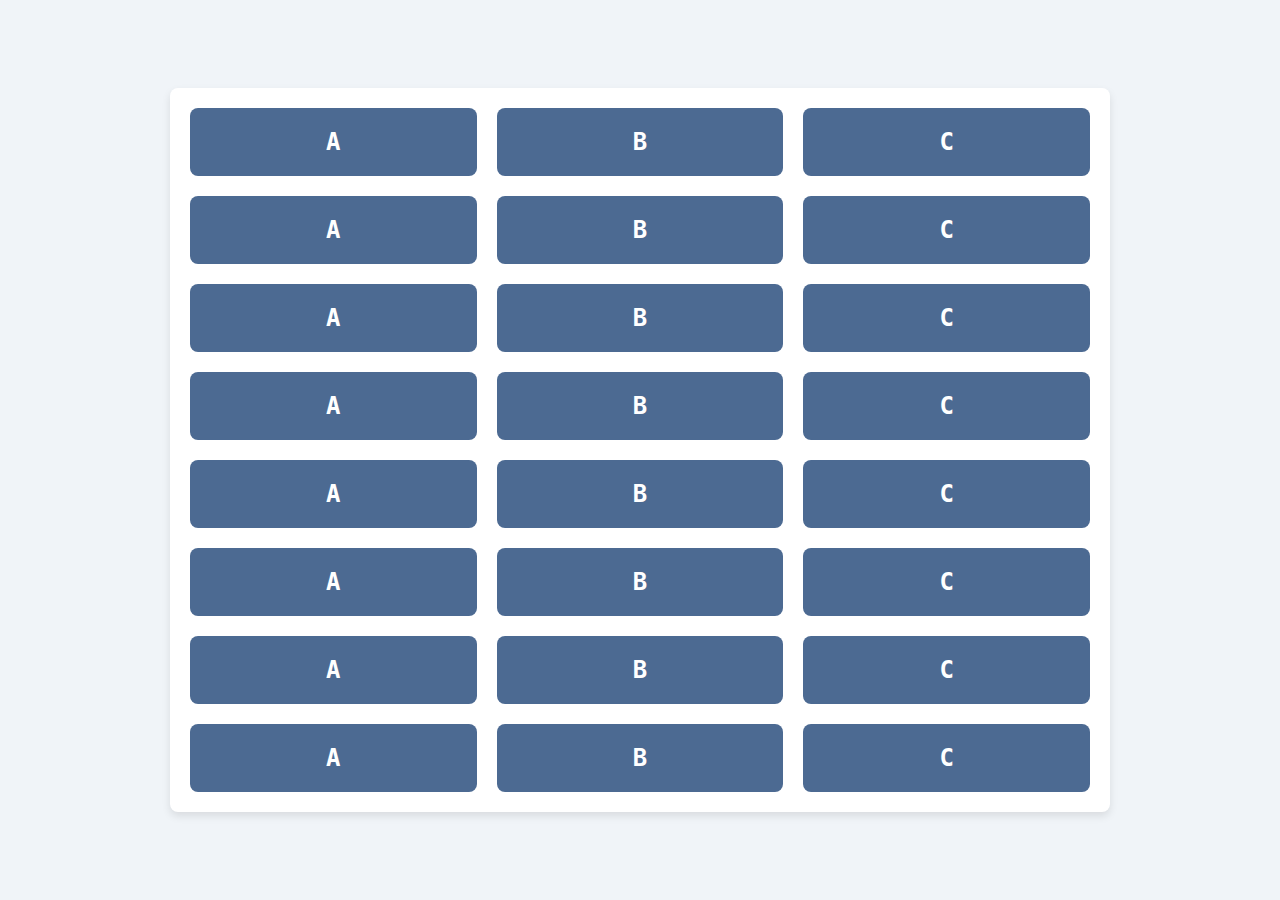
<file: CSS/index.html>
<!DOCTYPE html>
<html lang="es">
<head>
  <meta charset="UTF-8">
  <meta name="viewport" content="width=device-width, initial-scale=1.0">
  <title>Display Block</title>
  <link rel="stylesheet" href="style.css">
</head>
<body>
    <div class="flex-container">
        <div class="flex-item">A</div>
        <div class="flex-item">B</div>
        <div class="flex-item">C</div>
        
        <div class="flex-item">A</div>
        <div class="flex-item">B</div>
        <div class="flex-item">C</div>
        
        <div class="flex-item">A</div>
        <div class="flex-item">B</div>
        <div class="flex-item">C</div>
        
        <div class="flex-item">A</div>
        <div class="flex-item">B</div>
        <div class="flex-item">C</div>
        
        <div class="flex-item">A</div>
        <div class="flex-item">B</div>
        <div class="flex-item">C</div>
        
        <div class="flex-item">A</div>
        <div class="flex-item">B</div>
        <div class="flex-item">C</div>
        
        <div class="flex-item">A</div>
        <div class="flex-item">B</div>
        <div class="flex-item">C</div>
        
        <div class="flex-item">A</div>
        <div class="flex-item">B</div>
        <div class="flex-item">C</div>
    </div>
</body>
</html>
</file>
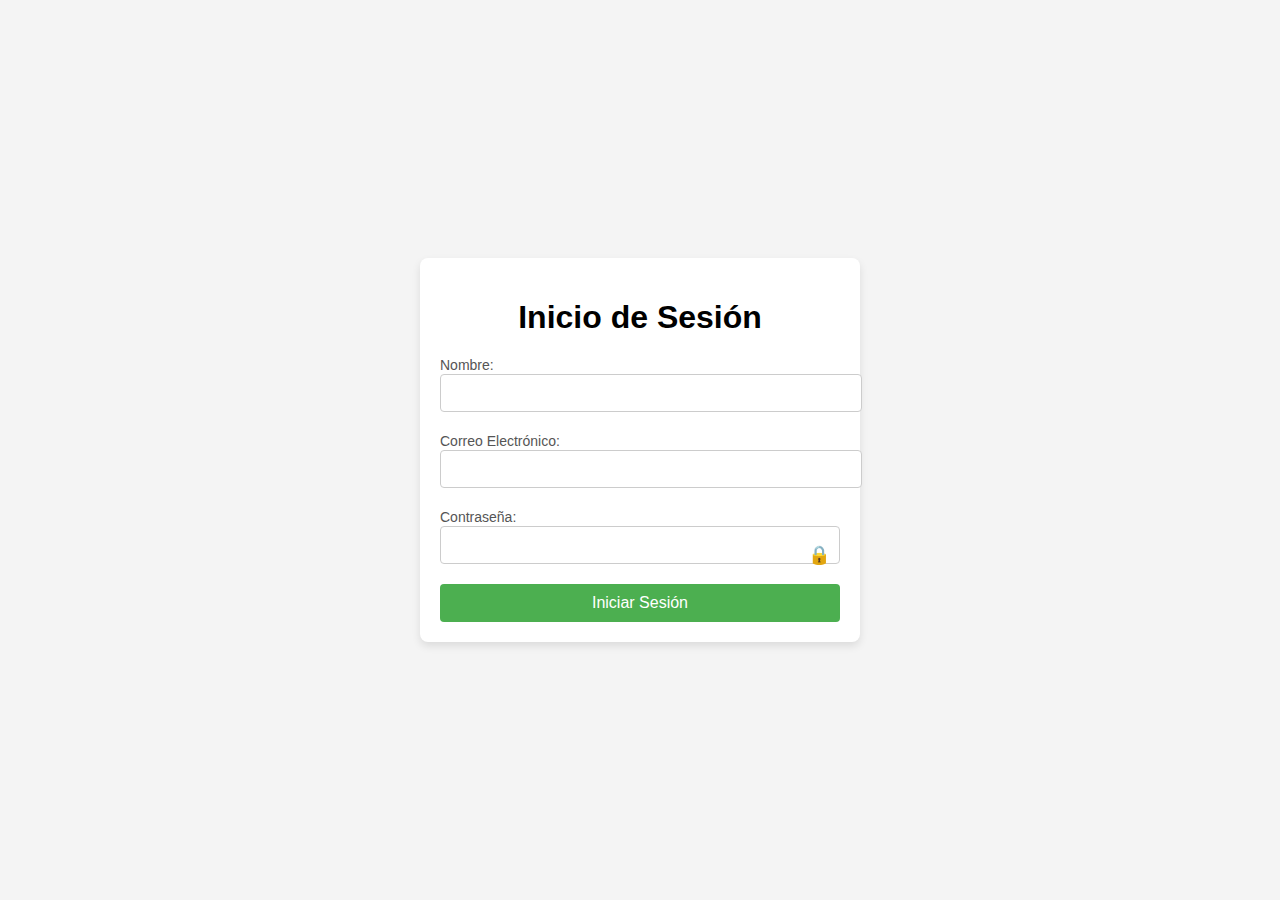
<file: HTML5/index.html>
<!DOCTYPE html>
<html lang="es">
<head>
    <meta charset="UTF-8">
    <meta name="viewport" content="width=device-width, initial-scale=1.0">
    <title>Inicio de Sesión</title>
    <style>
        /* Estilos generales */
        body {
            font-family: Arial, sans-serif;
            background: #f4f4f4;
            margin: 0;
            display: flex;
            justify-content: center;
            align-items: center;
            height: 100vh;
        }
        form {
            background: white;
            padding: 20px;
            border-radius: 8px;
            box-shadow: 0 4px 8px rgba(0, 0, 0, 0.1);
            width: 100%;
            max-width: 400px;
        }
        h1 {
            text-align: center;
            margin-bottom: 20px;
        }
        label {
            font-size: 14px;
            color: #555;
        }
        input[type="text"], input[type="email"], input[type="password"] {
            width: 100%;
            padding: 10px;
            margin-bottom: 20px;
            border: 1px solid #ccc;
            border-radius: 4px;
            font-size: 14px;
        }
        .password-container {
            display: flex;
            align-items: center;
            position: relative;
        }
        .password-container input {
            flex: 1;
            padding-right: 30px; /* Espacio para el icono */
        }
        .password-container span {
            position: absolute;
            right: 10px;
            cursor: pointer;
            font-size: 18px;
            color: #888;
        }
        input[type="submit"] {
            width: 100%;
            padding: 10px;
            background-color: #4CAF50;
            border: none;
            border-radius: 4px;
            color: white;
            font-size: 16px;
            cursor: pointer;
        }
        input[type="submit"]:hover {
            background-color: #45a049;
        }
    </style>
</head>
<body>
    <form onsubmit="return validarFormulario(event)">
        <h1>Inicio de Sesión</h1>
        <label for="nombre">Nombre:</label>
        <input type="text" id="nombre" required>
        <label for="email">Correo Electrónico:</label>
        <input type="email" id="email" required>
        <label for="password">Contraseña:</label>
        <div class="password-container">
            <input type="password" id="password" required>
            <span onclick="togglePassword()">🔒</span> <!-- Icono de mostrar contraseña -->
        </div>
        <input type="submit" value="Iniciar Sesión">
    </form>

    <script>
        function togglePassword() {
            const passwordInput = document.getElementById("password");
            const icon = document.querySelector(".password-container span");

            passwordInput.type = (passwordInput.type === "password") ? "text" : "password";
            icon.textContent = (passwordInput.type === "password") ? "🔒" : "👁️"; // Cambia entre candado y ojo
        }

        function validarFormulario(event) {
            event.preventDefault();

            const nombre = document.getElementById("nombre").value;
            const email = document.getElementById("email").value;
            const password = document.getElementById("password").value;

            const correctCredentials = {
                nombre: "jesus hernandez",
                email: "jesus_hg04@outlook.com",
                password: "Elprofedanteeselmejor"
            };

            if (nombre === correctCredentials.nombre && email === correctCredentials.email && password === correctCredentials.password) {
                alert("¡Autenticación exitosa! Bienvenido.");
            } else {
                alert("Credenciales incorrectas. Inténtalo de nuevo.");
            }
        }
    </script>
</body>
</html>
</file>
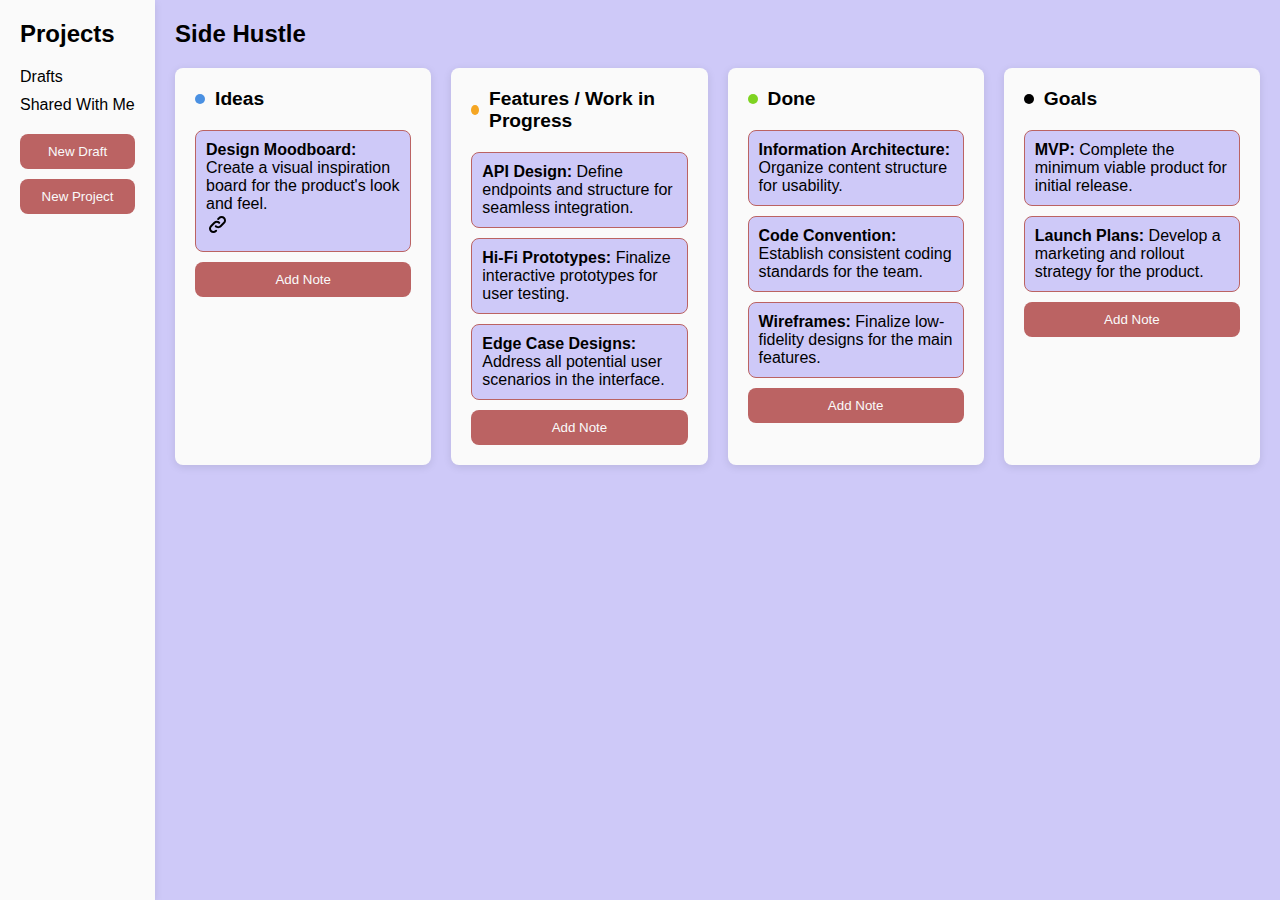
<file: Web/index.html>
<!DOCTYPE html>
<html lang="en">
<head>
  <meta charset="UTF-8">
  <meta name="viewport" content="width=device-width, initial-scale=1.0">
  <title>Dashboard</title>
  <link rel="stylesheet" href="styles.css"> 
</head>
<body>

  <aside class="sidebar">
    <h2>Projects</h2>
    <ul>
      <li>Drafts</li>
      <li>Shared With Me</li>
    </ul>
    <button>New Draft</button>
    <button>New Project</button>
  </aside>

  <div class="main">
    <header>
      <h1>Side Hustle</h1>
    </header>

    <div class="board">

      <div class="column">
        <h3><span class="dot blue"></span>Ideas</h3>
        <div class="note">
          <p><strong>Design Moodboard:</strong> Create a visual inspiration board for the product's look and feel.</p>
          <img src="../Web/assets/icons/user/link.svg">
        </div>
        <button>Add Note</button>
      </div>

      <div class="column">
        <h3><span class="dot yellow"></span>Features / Work in Progress</h3>
        <div class="note">
          <p><strong>API Design:</strong> Define endpoints and structure for seamless integration.</p>
        </div>
        <div class="note">
          <p><strong>Hi-Fi Prototypes:</strong> Finalize interactive prototypes for user testing.</p>
        </div>
        <div class="note">
          <p><strong>Edge Case Designs:</strong> Address all potential user scenarios in the interface.</p>
        </div>
        <button>Add Note</button>
      </div>

      <div class="column">
        <h3><span class="dot green"></span>Done</h3>
        <div class="note">
          <p><strong>Information Architecture:</strong> Organize content structure for usability.</p>
        </div>
        <div class="note">
          <p><strong>Code Convention:</strong> Establish consistent coding standards for the team.</p>
        </div>
        <div class="note">
          <p><strong>Wireframes:</strong> Finalize low-fidelity designs for the main features.</p>
        </div>
        <button>Add Note</button>
      </div>

      <div class="column">
        <h3><span class="dot black"></span>Goals</h3>
        <div class="note">
          <p><strong>MVP:</strong> Complete the minimum viable product for initial release.</p>
        </div>
        <div class="note">
          <p><strong>Launch Plans:</strong> Develop a marketing and rollout strategy for the product.</p>
        </div>
        <button>Add Note</button>
      </div>
    </div>
  </div>
</body>
</html>
</file>
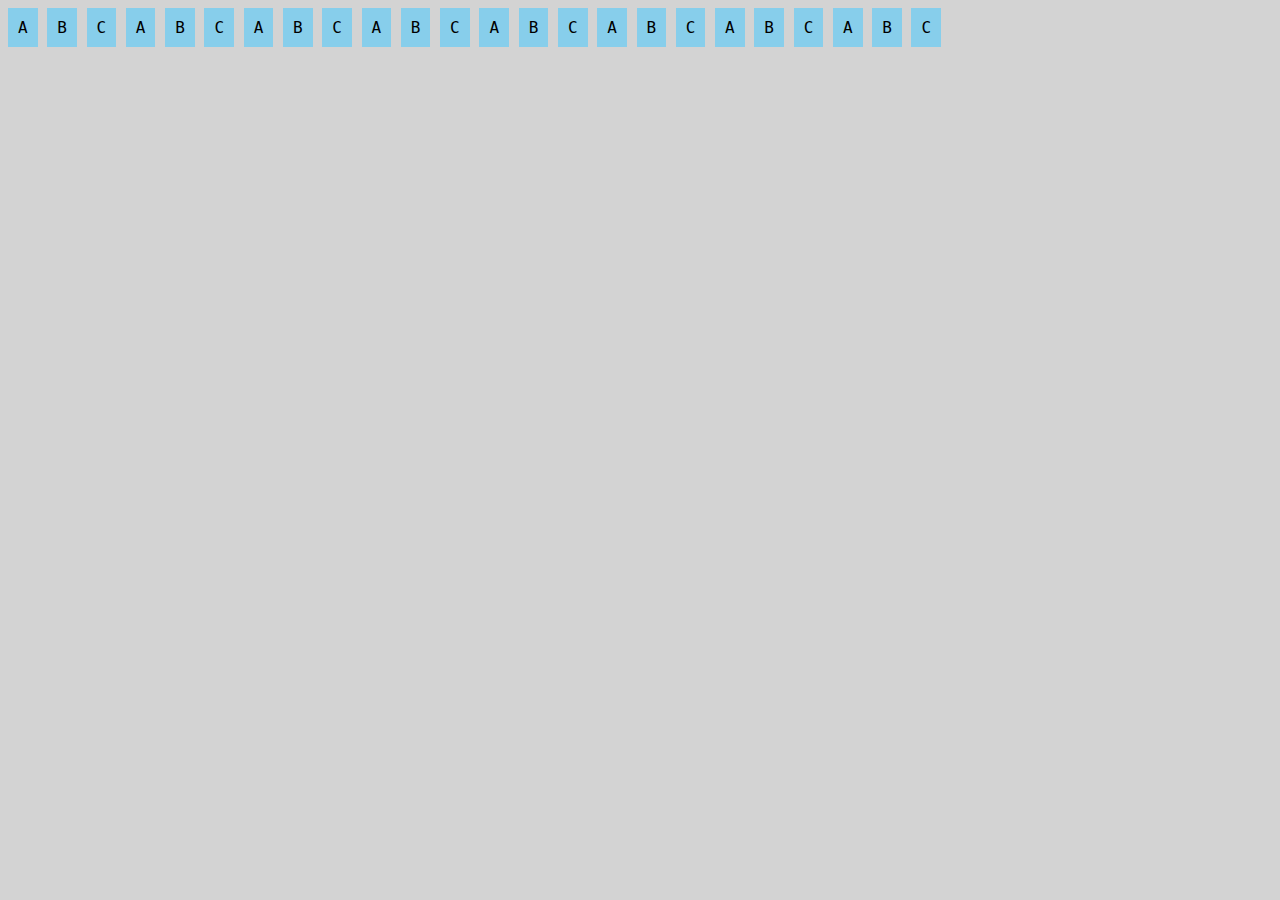
<file: Curso-HTML--CSS-Y-JavaScript-main/CSS/index.html>
<!DOCTYPE html>
<html lang="es">
<head>
  <meta charset="UTF-8">
  <meta name="viewport" content="width=device-width, initial-scale=1.0">
  <title>Display Block</title>
  <link rel="stylesheet" href="style.css">
</head>
<body class="block">
    <div class="flex-container">
        <div class="flex-item">A</div>
        <div class="flex-item">B</div>
        <div class="flex-item">C</div>
        
        <div class="flex-item">A</div>
        <div class="flex-item">B</div>
        <div class="flex-item">C</div>
        
        <div class="flex-item">A</div>
        <div class="flex-item">B</div>
        <div class="flex-item">C</div>
        
        <div class="flex-item">A</div>
        <div class="flex-item">B</div>
        <div class="flex-item">C</div>
        
        <div class="flex-item">A</div>
        <div class="flex-item">B</div>
        <div class="flex-item">C</div>
        
        <div class="flex-item">A</div>
        <div class="flex-item">B</div>
        <div class="flex-item">C</div>
        
        <div class="flex-item">A</div>
        <div class="flex-item">B</div>
        <div class="flex-item">C</div>
        
        <div class="flex-item">A</div>
        <div class="flex-item">B</div>
        <div class="flex-item">C</div>
      </div>
</body>
</html>
</file>
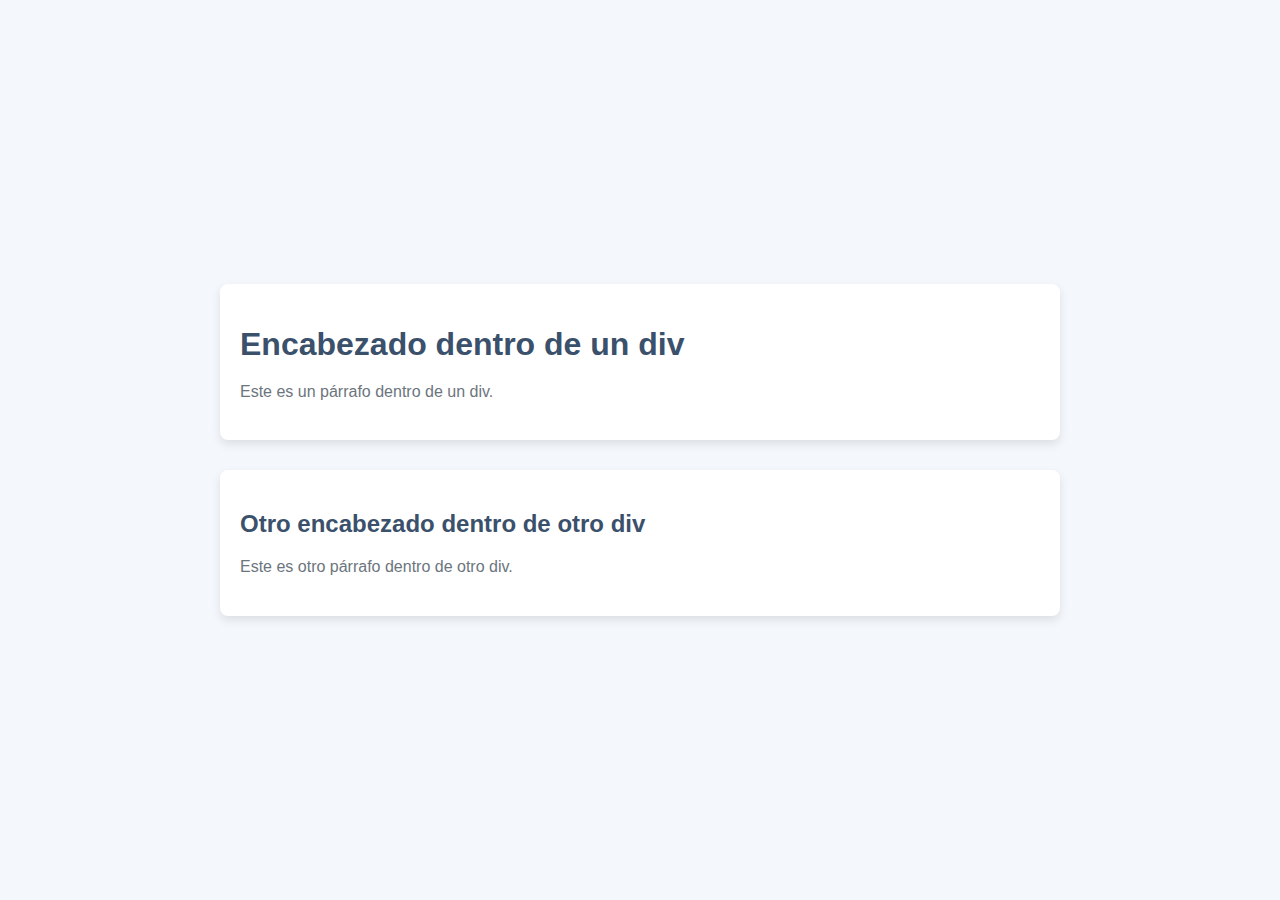
<file: HTML5/Ejemplos/divs.html>
<!DOCTYPE html>
<html lang="es">
<head>
    <meta charset="UTF-8">
    <meta name="viewport" content="width=device-width, initial-scale=1.0">
    <title>Ejemplo de uso de div</title>
    <link rel="stylesheet" href="styles3.css">
</head>
<body>
    <div class="content-box">
        <h1>Encabezado dentro de un div</h1>
        <p>Este es un párrafo dentro de un div.</p>
    </div>
    
    <div class="content-box">
        <h2>Otro encabezado dentro de otro div</h2>
        <p>Este es otro párrafo dentro de otro div.</p>
    </div>
</body>
</html>
</file>
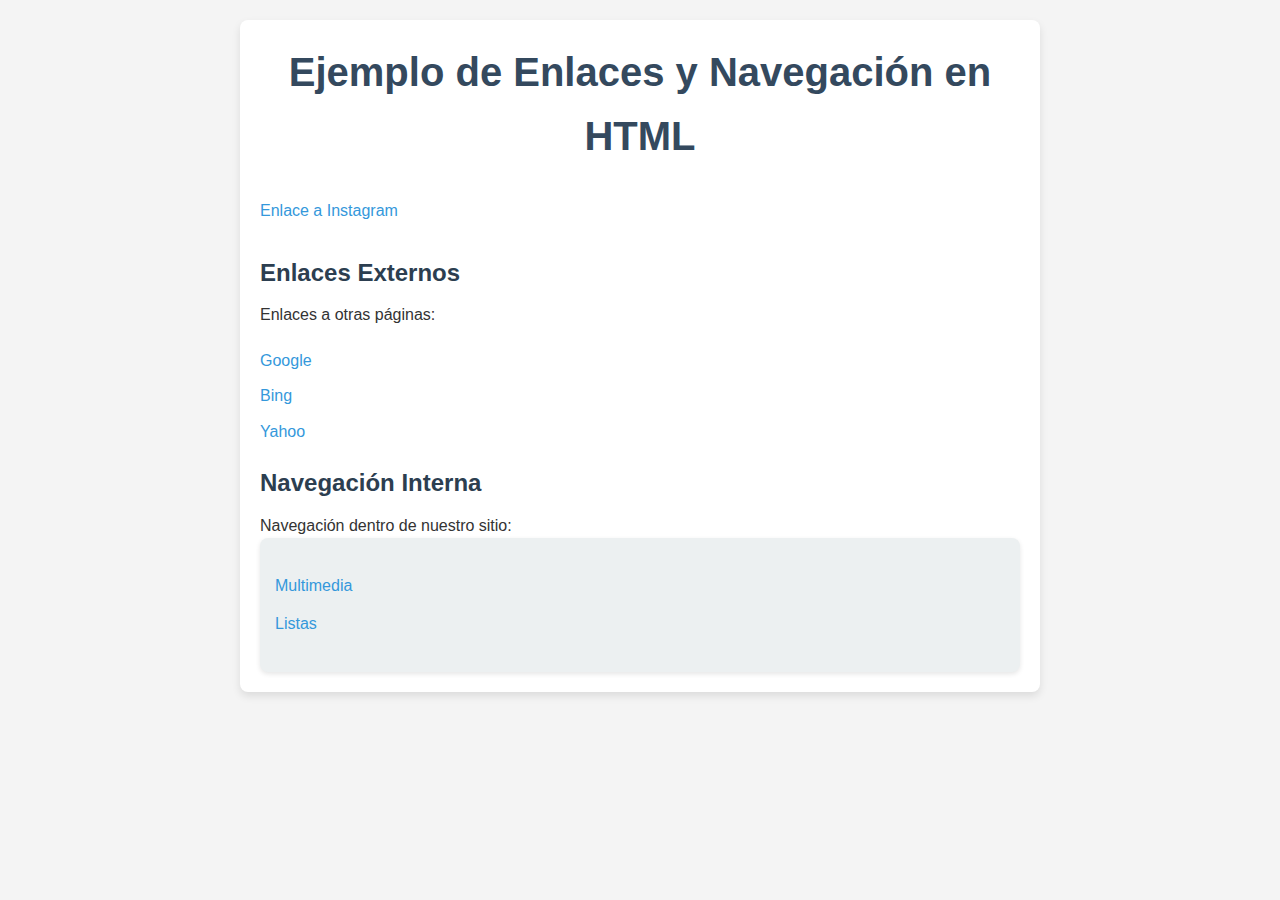
<file: HTML5/Ejemplos/enlacesNavegacion.html>
<!DOCTYPE html>
<html lang="es">
<head>
    <meta charset="UTF-8">
    <meta name="viewport" content="width=device-width, initial-scale=1.0">
    <title>Ejemplo de Enlaces y Navegación en HTML</title>   
    <link rel="stylesheet" href="styles2.css">     
</head>
<body>

    <div class="content">
        <h1>Ejemplo de Enlaces y Navegación en HTML</h1>

        <p class="external-links">
            <a href="https://www.instagram.com/">Enlace a Instagram</a>
        </p>

        <h2>Enlaces Externos</h2>
        <p>Enlaces a otras páginas:</p>
        <ul>
            <li><a href="https://www.google.com">Google</a></li>
            <li><a href="https://www.bing.com">Bing</a></li>
            <li><a href="https://www.yahoo.com">Yahoo</a></li>
        </ul>

        <h2>Navegación Interna</h2>
        <p>Navegación dentro de nuestro sitio:</p>
        <div class="internal-links">
            <ul>
                <li><a href="multimedia.html">Multimedia</a></li>
                <li><a href="listas.html">Listas</a></li>
            </ul>
        </div>
    </div>

</body>
</html>
</file>
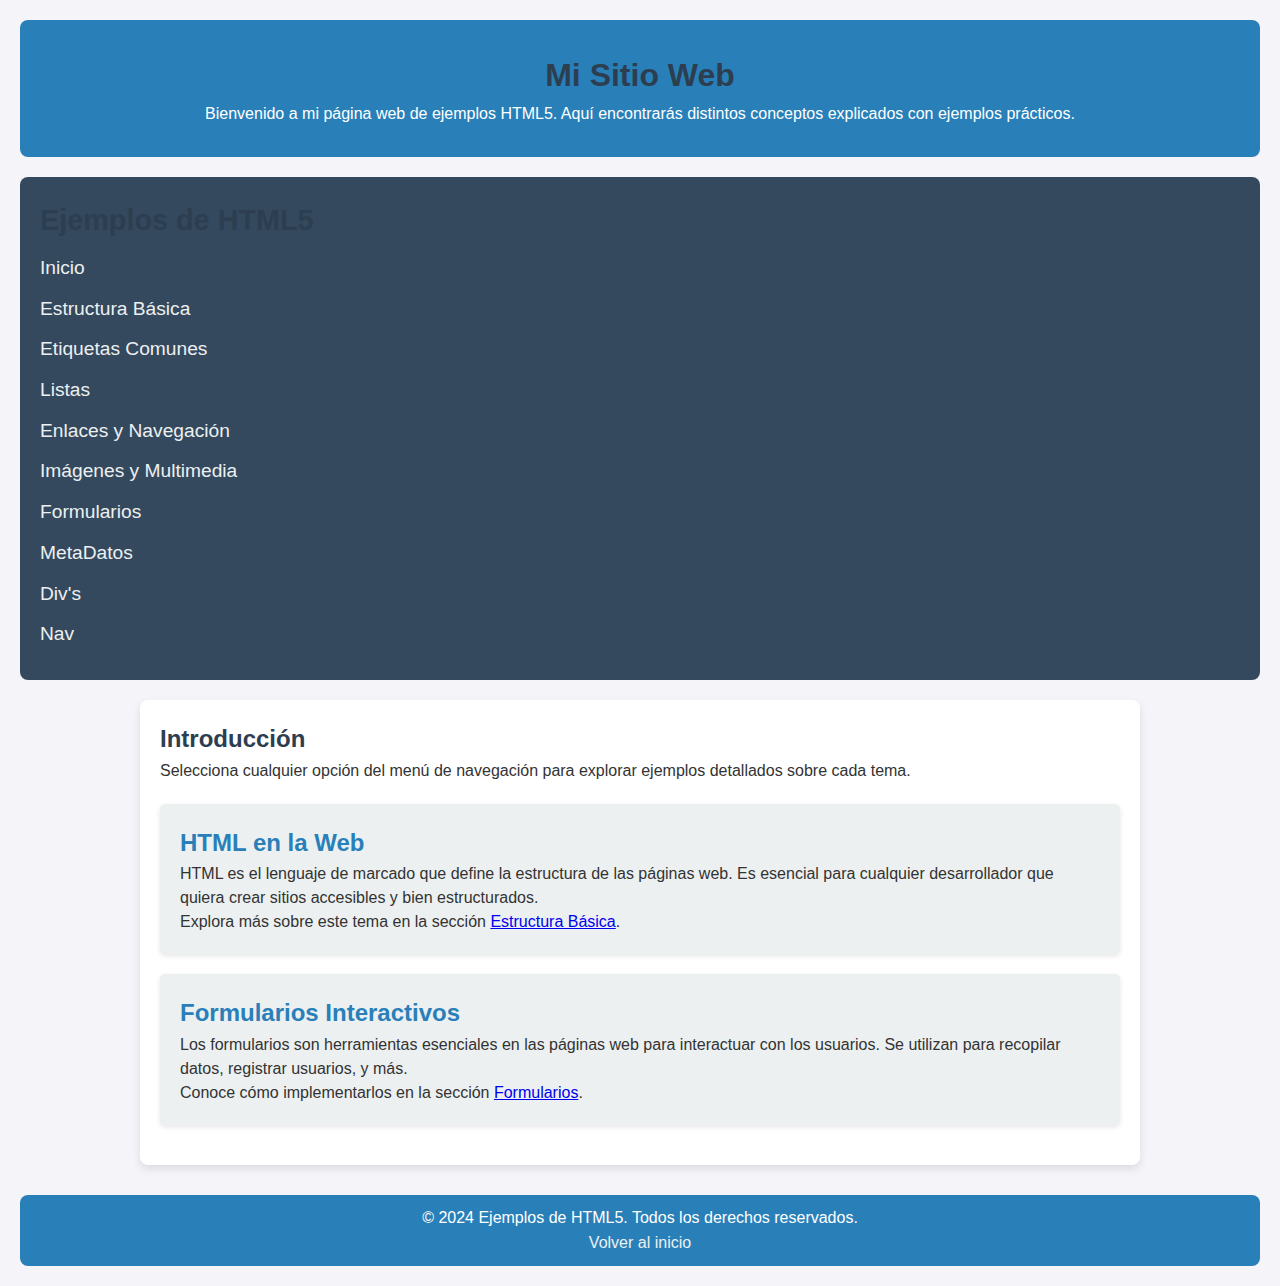
<file: HTML5/Ejemplos/estructura.html>
<!DOCTYPE html>
<html lang="es">
<head>
  <!-- Metadatos -->
  <meta charset="UTF-8">
  <meta name="viewport" content="width=device-width, initial-scale=1.0">
  <meta name="description" content="Ejemplo de un documento HTML con navegación para diferentes ejemplos">
  <title>Ejemplo de HTML Bien Estructurado</title>
  <style>
    /* Reset de márgenes y paddings */
    * {
      margin: 0;
      padding: 0;
      box-sizing: border-box;
    }

    /* Estilo general */
    body {
      font-family: 'Arial', sans-serif;
      background-color: #f4f4f9;
      color: #333;
      line-height: 1.6;
      padding: 20px;
    }

    h1, h2 {
      color: #2c3e50;
    }

    header {
      background-color: #2980b9;
      color: white;
      text-align: center;
      padding: 30px;
      border-radius: 8px;
      margin-bottom: 20px;
    }

    nav {
      background-color: #34495e;
      color: white;
      padding: 20px;
      border-radius: 8px;
      margin-bottom: 20px;
    }

    nav h1 {
      font-size: 1.8rem;
      margin-bottom: 10px;
    }

    nav ul {
      list-style: none;
    }

    nav ul li {
      margin: 10px 0;
    }

    nav ul li a {
      text-decoration: none;
      color: #ecf0f1;
      font-size: 1.2rem;
    }

    nav ul li a:hover {
      color: #3498db;
    }

    .main-content {
      max-width: 1000px;
      margin: 0 auto;
      padding: 20px;
      background-color: white;
      border-radius: 8px;
      box-shadow: 0 4px 8px rgba(0, 0, 0, 0.1);
    }

    section, article {
      margin-bottom: 20px;
    }

    article {
      background-color: #ecf0f1;
      padding: 20px;
      border-radius: 5px;
      box-shadow: 0 2px 5px rgba(0, 0, 0, 0.1);
    }

    article h2 {
      color: #2980b9;
    }

    article p {
      font-size: 1rem;
      line-height: 1.5;
    }

    footer {
      text-align: center;
      margin-top: 30px;
      background-color: #2980b9;
      color: white;
      padding: 10px;
      border-radius: 8px;
    }

    footer a {
      color: #ecf0f1;
      text-decoration: none;
    }

    footer a:hover {
      text-decoration: underline;
    }
  </style>
</head>
<body>
  <!-- Cabecera -->
  <header>
    <h1>Mi Sitio Web</h1>
    <p>Bienvenido a mi página web de ejemplos HTML5. Aquí encontrarás distintos conceptos explicados con ejemplos prácticos.</p>
  </header>

  <!-- Navegación -->
  <nav>
    <h1>Ejemplos de HTML5</h1>
    <ul>
      <li><a href="../index.html">Inicio</a></li>
      <li><a href="estructura.html">Estructura Básica</a></li>
      <li><a href="etiquetasComunes.html">Etiquetas Comunes</a></li>
      <li><a href="listas.html">Listas</a></li>
      <li><a href="enlacesNavegacion.html">Enlaces y Navegación</a></li>
      <li><a href="multimedia.html">Imágenes y Multimedia</a></li>
      <li><a href="formularios.html">Formularios</a></li>
      <li><a href="metadatos.html">MetaDatos</a></li>
      <li><a href="divs.html">Div's</a></li>
      <li><a href="nav.html">Nav</a></li>
    </ul>
  </nav>

  <!-- Sección Principal -->
  <div class="main-content">
    <section>
      <h2>Introducción</h2>
      <p>Selecciona cualquier opción del menú de navegación para explorar ejemplos detallados sobre cada tema.</p>
    </section>

    <!-- Artículos -->
    <article>
      <h2>HTML en la Web</h2>
      <p>HTML es el lenguaje de marcado que define la estructura de las páginas web. Es esencial para cualquier desarrollador que quiera crear sitios accesibles y bien estructurados.</p>
      <p>Explora más sobre este tema en la sección <a href="estructura.html">Estructura Básica</a>.</p>
    </article>

    <article>
      <h2>Formularios Interactivos</h2>
      <p>Los formularios son herramientas esenciales en las páginas web para interactuar con los usuarios. Se utilizan para recopilar datos, registrar usuarios, y más.</p>
      <p>Conoce cómo implementarlos en la sección <a href="formularios.html">Formularios</a>.</p>
    </article>
  </div>

  <!-- Pie de Página -->
  <footer>
    <p>&copy; 2024 Ejemplos de HTML5. Todos los derechos reservados.</p>
    <p><a href="../index.html">Volver al inicio</a></p>
  </footer>
</body>
</html>
</file>
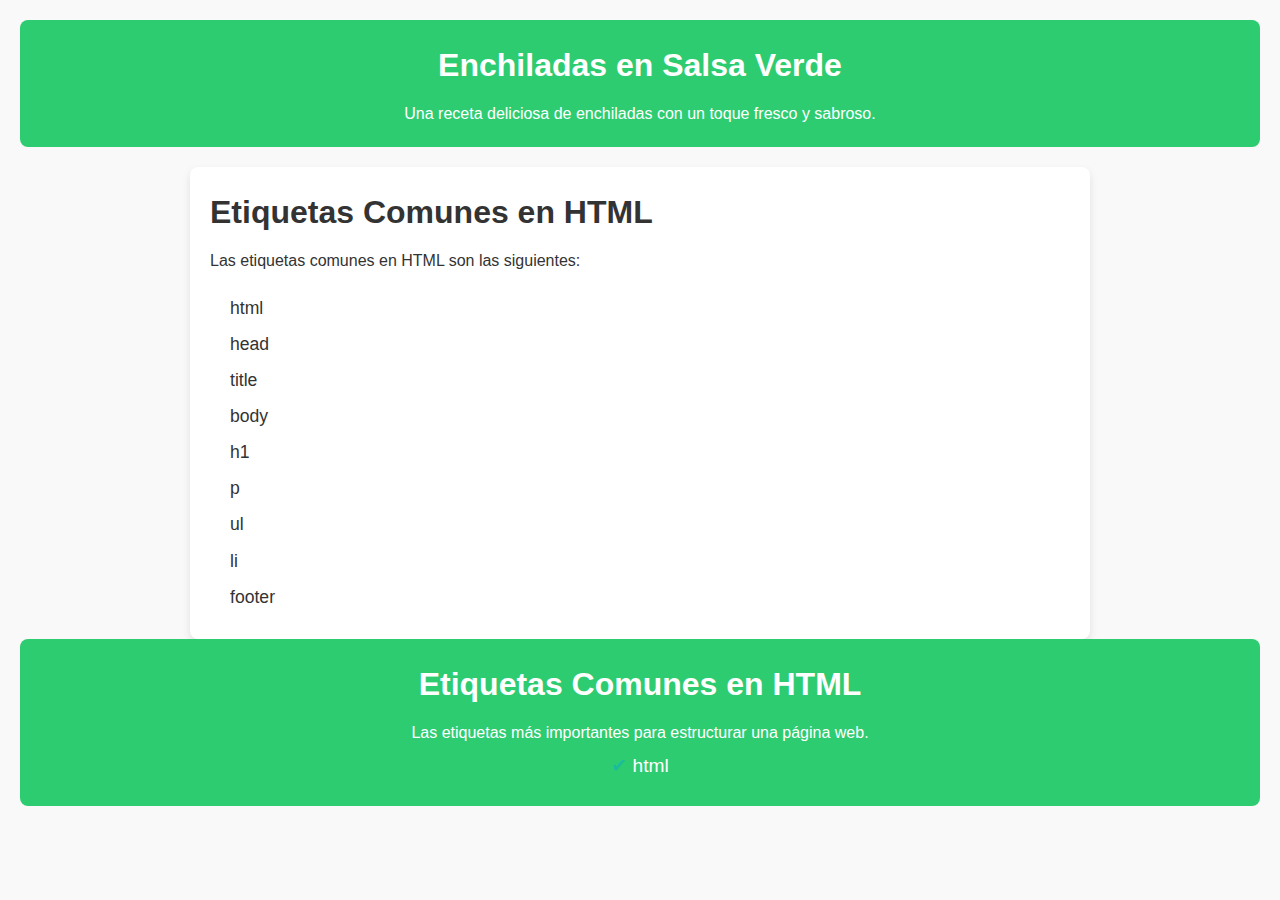
<file: HTML5/Ejemplos/etiquetasComunes.html>
<!DOCTYPE html>
<html lang="es">
<head>
    <meta charset="UTF-8">
    <meta name="viewport" content="width=device-width, initial-scale=1.0">
    <meta name="description" content="Ejemplo de uso de etiquetas comunes en HTML">
    <title>Enchiladas en Salsa Verde</title>
    <style>
        /* Estilos globales */
        * {
            margin: 0;
            padding: 0;
            box-sizing: border-box;
        }

        body {
            font-family: 'Arial', sans-serif;
            background-color: #f9f9f9;
            color: #333;
            line-height: 1.6;
            padding: 20px;
        }

        header, footer {
            background-color: #2ecc71;
            color: white;
            padding: 20px;
            text-align: center;
            border-radius: 8px;
            margin-bottom: 20px;
        }

        h1 {
            font-size: 2rem;
            margin-bottom: 10px;
        }

        footer ul {
            list-style: none;
            padding: 0;
        }

        footer ul li {
            font-size: 1.2rem;
            margin: 5px 0;
        }

        footer ul li::before {
            content: "✔ ";
            color: #1abc9c;
        }

        main {
            max-width: 900px;
            margin: 0 auto;
            background-color: white;
            padding: 20px;
            border-radius: 8px;
            box-shadow: 0 4px 8px rgba(0, 0, 0, 0.1);
        }

        main p {
            font-size: 1rem;
            margin-bottom: 20px;
        }

        main ul {
            list-style-type: none;
            padding-left: 20px;
        }

        main ul li {
            font-size: 1.1rem;
            margin: 8px 0;
        }
    </style>
</head>
<body>

    <header>
        <h1>Enchiladas en Salsa Verde</h1>
        <p>Una receta deliciosa de enchiladas con un toque fresco y sabroso.</p>
    </header>

    <main>
        <h1>Etiquetas Comunes en HTML</h1>
        <p>Las etiquetas comunes en HTML son las siguientes:</p>
        <ul>
            <li>html</li>
            <li>head</li>
            <li>title</li>
            <li>body</li>
            <li>h1</li>
            <li>p</li>
            <li>ul</li>
            <li>li</li>
            <li>footer</li>
        </ul>
    </main>

    <footer>
        <h1>Etiquetas Comunes en HTML</h1>
        <p>Las etiquetas más importantes para estructurar una página web.</p>
        <ul>
            <li>html</li>
</file>
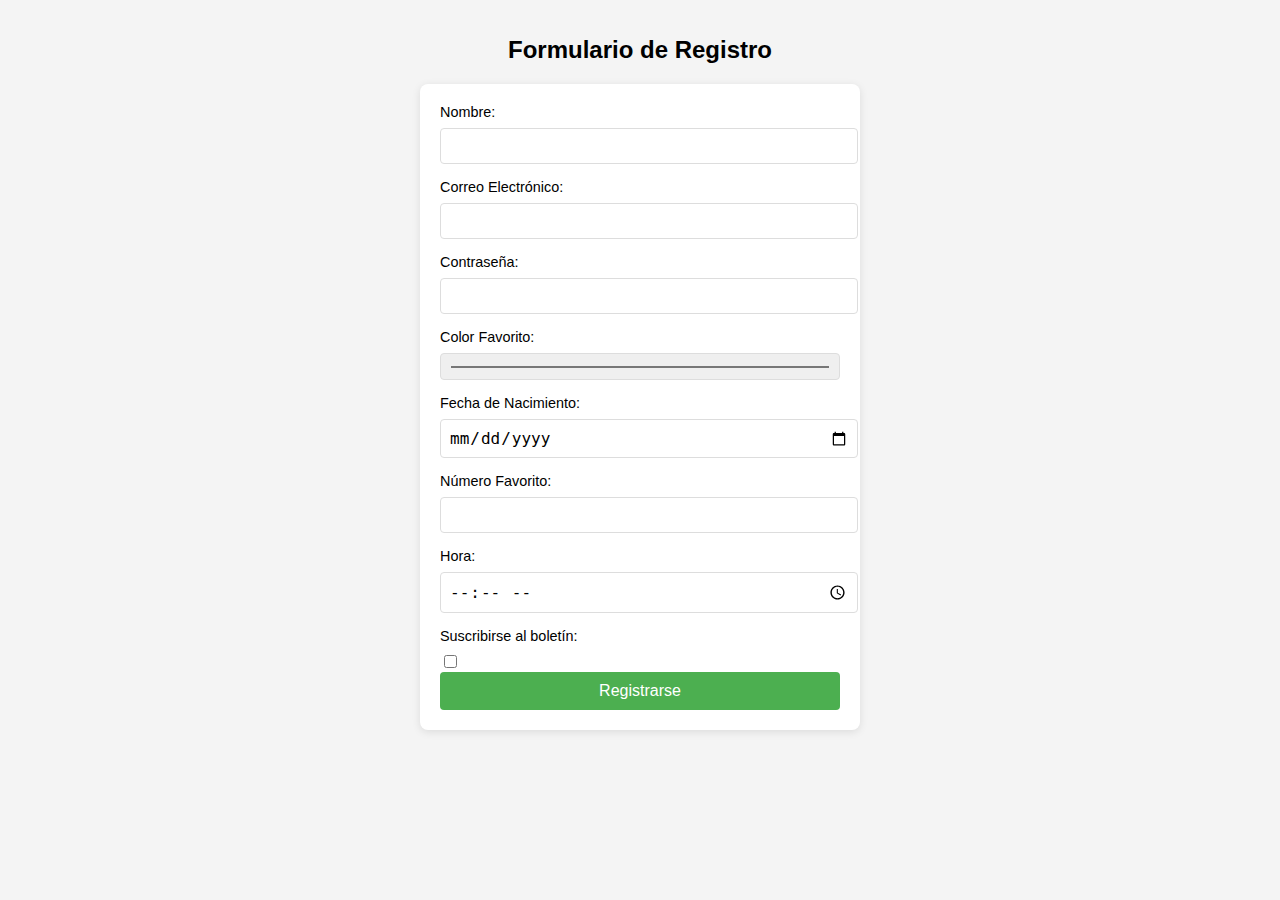
<file: HTML5/Ejemplos/formularios.html>
<!DOCTYPE html>
<html lang="es">
<head>
    <meta charset="UTF-8">
    <meta name="viewport" content="width=device-width, initial-scale=1.0">
    <title>Formulario de Registro</title>
    <style>
        body {
            font-family: Arial, sans-serif;
            background-color: #f4f4f4;
            margin: 0;
            padding: 20px;
        }

        h1 {
            font-size: 1.5rem;
            text-align: center;
            margin-bottom: 20px;
        }

        form {
            background-color: white;
            padding: 20px;
            border-radius: 8px;
            box-shadow: 0 2px 8px rgba(0, 0, 0, 0.1);
            max-width: 400px;
            margin: 0 auto;
        }

        label {
            display: block;
            margin-bottom: 8px;
            font-size: 0.9rem;
        }

        input[type="text"], input[type="email"], input[type="password"], input[type="color"], input[type="date"], input[type="number"], input[type="time"] {
            width: 100%;
            padding: 8px;
            margin-bottom: 15px;
            border: 1px solid #ddd;
            border-radius: 4px;
            font-size: 1rem;
        }

        input[type="checkbox"] {
            margin-right: 10px;
        }

        input[type="submit"] {
            width: 100%;
            padding: 10px;
            background-color: #4CAF50;
            color: white;
            border: none;
            border-radius: 4px;
            cursor: pointer;
            font-size: 1rem;
        }

        input[type="submit"]:hover {
            background-color: #45a049;
        }
    </style>
</head>
<body>

    <h1>Formulario de Registro</h1>
    <form action="/submit" method="post">
        <label for="nombre">Nombre:</label>
        <input type="text" id="nombre" name="nombre" required>

        <label for="email">Correo Electrónico:</label>
        <input type="email" id="email" name="email" required>

        <label for="password">Contraseña:</label>
        <input type="password" id="password" name="password" required>

        <label for="color">Color Favorito:</label>
        <input type="color" id="color" name="color">

        <label for="fecha">Fecha de Nacimiento:</label>
        <input type="date" id="fecha" name="fecha">

        <label for="numero">Número Favorito:</label>
        <input type="number" id="numero" name="numero">

        <label for="hora">Hora:</label>
        <input type="time" id="hora" name="hora">

        <label for="suscripcion">Suscribirse al boletín:</label>
        <input type="checkbox" id="suscripcion" name="suscripcion">

        <input type="submit" value="Registrarse">
    </form>

</body>
</html>
</file>
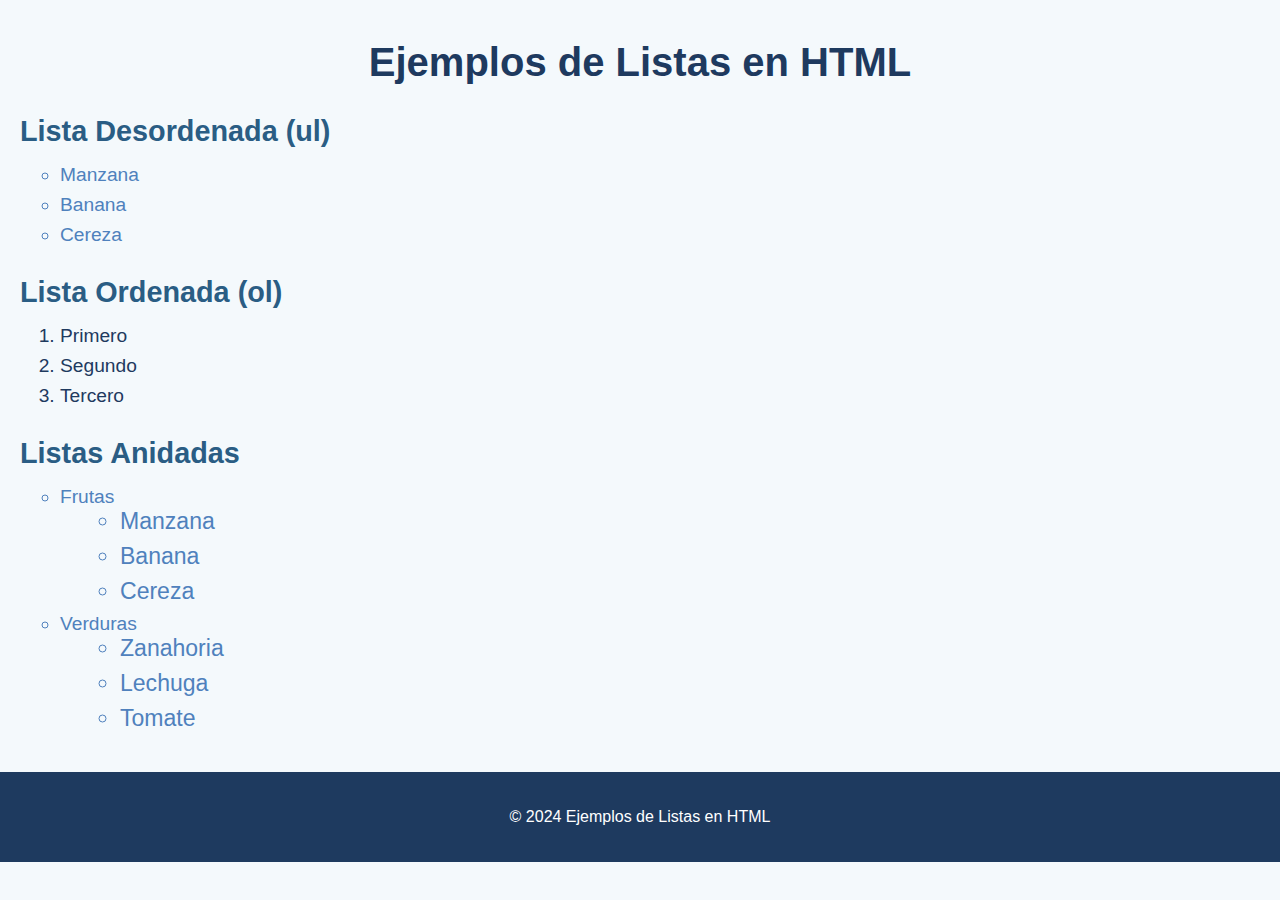
<file: HTML5/Ejemplos/listas.html>
<!DOCTYPE html>
<html lang="es">
<head>
    <meta charset="UTF-8">
    <meta name="viewport" content="width=device-width, initial-scale=1.0">
    <title>Ejemplos de Listas en HTML</title>
    <style>
        body {
            font-family: 'Arial', sans-serif;
            background-color: #f4f9fc;
            color: #2c3e50;
            margin: 0;
            padding: 0;
        }

        h1 {
            text-align: center;
            color: #1E3A5F;
            margin-top: 40px;
            font-size: 2.5em;
        }

        h2 {
            color: #2A5D84;
            font-size: 1.8em;
            margin: 30px 0 10px;
            padding-left: 20px;
        }

        ul, ol {
            margin-left: 40px;
            padding-left: 20px;
        }

        li {
            font-size: 1.2em;
            margin-bottom: 8px;
        }

        ul li {
            list-style-type: circle;
            color: #4F81BD;
        }

        ol li {
            list-style-type: decimal;
            color: #1E3A5F;
        }

        footer {
            text-align: center;
            margin-top: 40px;
            padding: 20px;
            background-color: #1E3A5F;
            color: white;
        }
    </style>
</head>
<body>
    <h1>Ejemplos de Listas en HTML</h1>

    <h2>Lista Desordenada (ul)</h2>
    <ul>
        <li>Manzana</li>
        <li>Banana</li>
        <li>Cereza</li>
    </ul>

    <h2>Lista Ordenada (ol)</h2>
    <ol>
        <li>Primero</li>
        <li>Segundo</li>
        <li>Tercero</li>
    </ol>

    <h2>Listas Anidadas</h2>
    <ul>
        <li>Frutas
            <ul>
                <li>Manzana</li>
                <li>Banana</li>
                <li>Cereza</li>
            </ul>
        </li>
        <li>Verduras
            <ul>
                <li>Zanahoria</li>
                <li>Lechuga</li>
                <li>Tomate</li>
            </ul>
        </li>
    </ul>

    <footer>
        <p>&copy; 2024 Ejemplos de Listas en HTML</p>
    </footer>
</body>
</html>
</file>
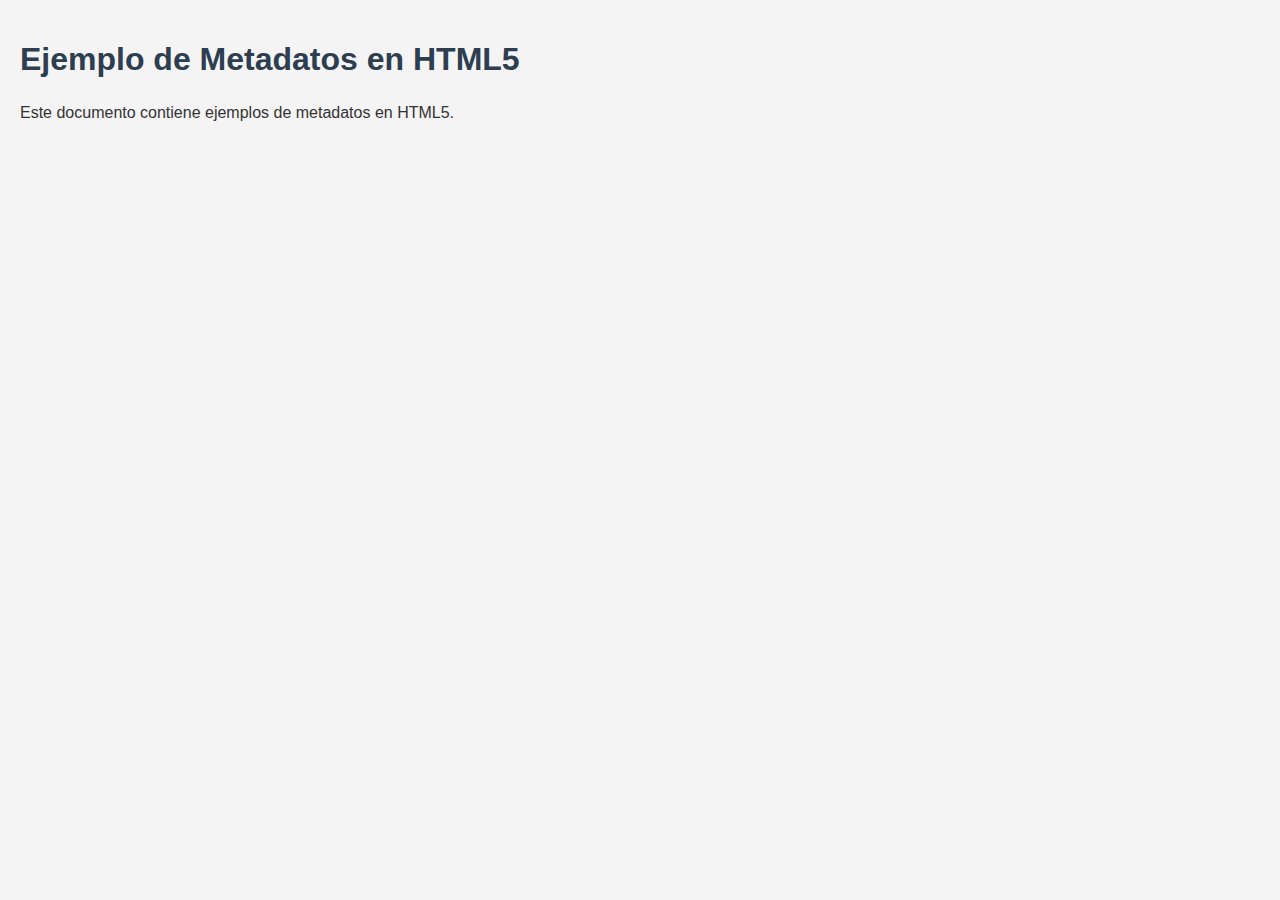
<file: HTML5/Ejemplos/metadatos.html>
<!DOCTYPE html>
<html lang="es">
<head>
    <meta charset="UTF-8">
    <meta name="viewport" content="width=device-width, initial-scale=1.0">
    <meta name="description" content="Este es un ejemplo de metadatos en HTML5">
    <meta name="keywords" content="HTML5, metadatos, ejemplo">
    <meta name="author" content="Tu Nombre">
    <meta name="robots" content="index, follow">
    <meta name="language" content="es">
    
    <title>Ejemplo de Metadatos</title>
    
    <style>
        body {
            font-family: Arial, sans-serif;
            margin: 0;
            padding: 20px;
            background-color: #f4f4f4;
            color: #333;
        }
        h1 {
            color: #2c3e50;
        }
        p {
            line-height: 1.6;
        }
    </style>
</head>
<body>
    <h1>Ejemplo de Metadatos en HTML5</h1>
    <p>Este documento contiene ejemplos de metadatos en HTML5.</p>
</body>
</html>
</file>
<file: CSS/style.css>
* {
    font-family: "Geist Mono", monospace;
    
}

.block {
    display: flex;
    flex-direction: column;
    height: 100px;
    background-color: lightgray;
  }
  .flex-item {
    display: inline-block;
    background-color: skyblue;
    padding: 10px;
  }


  body {
    font-family: 'Arial', sans-serif;
    background-color: #f0f4f8;
    display: flex;
    justify-content: center;
    align-items: center;
    height: 100vh;
    margin: 0;
}

.flex-container {
    display: grid;
    grid-template-columns: repeat(3, 1fr);
    gap: 20px;
    width: 80%;
    max-width: 900px;
    padding: 20px;
    background-color: #ffffff;
    border-radius: 8px;
    box-shadow: 0 4px 8px rgba(0, 0, 0, 0.1);
}

.flex-item {
    display: flex;
    justify-content: center;
    align-items: center;
    background-color: #4C6A92;
    color: white;
    font-size: 24px;
    font-weight: bold;
    border-radius: 8px;
    padding: 20px;
    transition: transform 0.3s ease;
}

.flex-item:hover {
    transform: translateY(-10px);
    background-color: #3d5a7f;
}

@media (max-width: 768px) {
    .flex-container {
        grid-template-columns: repeat(2, 1fr);
    }
}

@media (max-width: 480px) {
    .flex-container {
        grid-template-columns: 1fr;
    }
}
</file>
<file: Web/styles.css>
/* Variables */
:root {
  --awdwad: rgb(241, 128, 128);
  --color-white: #fafafa;
  --color-gray-light: #cec9f8;
  --color-gray-dark: #bb6363;
  --color-black: #000000;
  --color-blue: #4a90e2;
  --color-green: #7ed321;
  --color-yellow: #f5a623;

  --shadow-default: 0 2px 8px rgba(0, 0, 0, 0.1);
  --radius-default: 8px;
}

/* Global Styles */
* {
  margin: 0;
  padding: 0;
  box-sizing: border-box;
}

body {
  display: flex;
  font-family: 'Anaheim', Arial, sans-serif;
  background-color: var(--color-gray-light);
  color: var(--color-black);
}

/* Sidebar */
.sidebar {
  height: 100vh;
  width: 300px;
  background-color: var(--color-white);
  padding: 20px;
  box-shadow: var(--shadow-default);
}

.sidebar h2 {
  margin-bottom: 20px;
}

.sidebar ul {
  list-style: none;
  margin-bottom: 20px;
}

.sidebar ul li {
  margin-bottom: 10px;
}

.sidebar button {
  display: block;
  width: 100%;
  margin-bottom: 10px;
  padding: 10px;
  border: none;
  border-radius: var(--radius-default);
  background-color: var(--color-gray-dark);
  color: var(--color-white);
  cursor: pointer;
  transition: background-color 0.3s ease;
}

.sidebar button:hover {
  background-color: var(--color-blue);
}

/* Main Content */
.main {
  flex-grow: 1;
  padding: 20px;
}

header h1 {
  font-size: 1.5rem;
  margin-bottom: 20px;
}

/* Board Styles */
.board {
  display: flex;
  gap: 20px;
}

.note {
  margin-bottom: 10px;
  padding: 10px;
  border: 1px solid var(--color-gray-dark);
  border-radius: var(--radius-default);
  background-color: var(--color-gray-light);
  color: var(--color-black);
}

.column {
  background-color: var(--color-white);
  border-radius: var(--radius-default);
  box-shadow: var(--shadow-default);
  padding: 20px;
  width: 100%;
}

.column h3 {
  font-size: 1.2rem;
  margin-bottom: 20px;
  display: flex;
  align-items: center;
}

.column .dot {
  width: 10px;
  height: 10px;
  border-radius: 50%;
  margin-right: 10px;
}

.dot.blue {
  background-color: var(--color-blue);
}

.dot.yellow {
  background-color: var(--color-yellow);
}

.dot.green {
  background-color: var(--color-green);
}

.dot.black {
  background-color: var(--color-black);
}

.column ul {
  list-style: none;
  margin-bottom: 20px;
}

.column ul li {
  margin-bottom: 10px;
  padding: 10px;
  border: 1px solid var(--color-gray-dark);
  border-radius: var(--radius-default);
  background-color: var(--color-gray-light);
}

.column button {
  width: 100%;
  padding: 10px;
  border: none;
  border-radius: var(--radius-default);
  background-color: var(--color-gray-dark);
  color: var(--color-white);
  cursor: pointer;
  transition: background-color 0.3s ease;
}

.column button:hover {
  background-color: var(--color-blue);
}

/* Icons */
.icon {
  width: 24px;
  height: 24px;
  background-size: cover;
  margin-right: 10px;
}
</file>
<file: Curso-HTML--CSS-Y-JavaScript-main/CSS/style.css>
* {
    font-family: "Geist Mono", monospace;
    
}

.block {
    display: flex;
    flex-direction: column;
    height: 100px;
    background-color: lightgray;
  }
  .flex-item {
    display: inline-block;
    background-color: skyblue;
    padding: 10px;
  }
</file>
<file: HTML5/Ejemplos/styles3.css>
/* Estilo general del cuerpo */
body {
    font-family: 'Arial', sans-serif;
    background-color: #f4f7fb;
    color: #333;
    margin: 0;
    padding: 0;
    display: flex;
    flex-direction: column;
    align-items: center;
    justify-content: center;
    height: 100vh;
}

/* Estilo de los contenedores div */
.content-box {
    background-color: #ffffff;
    border-radius: 8px;
    box-shadow: 0 4px 10px rgba(0, 0, 0, 0.1);
    padding: 20px;
    margin: 15px 0;
    width: 90%;
    max-width: 800px;
}

/* Encabezados */
h1, h2 {
    color: #3a506b;
    margin-bottom: 10px;
}

/* Estilo de los párrafos */
p {
    color: #6c757d;
    font-size: 16px;
    line-height: 1.6;
}

/* Responsive: Ajustes para pantallas más pequeñas */
@media (max-width: 768px) {
    .content-box {
        width: 95%;
    }
}
</file>
<file: HTML5/Ejemplos/styles2.css>
/* Reset de márgenes y paddings */
* {
    margin: 0;
    padding: 0;
    box-sizing: border-box;
}

/* Estilos generales */
body {
    font-family: 'Arial', sans-serif;
    background-color: #f4f4f4;
    color: #333;
    line-height: 1.6;
    padding: 20px;
}

h1, h2 {
    color: #2c3e50;
    margin-bottom: 10px;
}

/* Estilo para el título principal */
h1 {
    font-size: 2.5rem;
    text-align: center;
    margin-bottom: 30px;
    color: #34495e;
}

/* Estilos de los enlaces */
a {
    color: #3498db;
    text-decoration: none;
    transition: color 0.3s;
}

a:hover {
    color: #2980b9;
    text-decoration: underline;
}

/* Listas */
ul {
    list-style: none;
    padding: 0;
    margin: 20px 0;
}

ul li {
    margin-bottom: 10px;
}

/* Contenedor principal */
.content {
    max-width: 800px;
    margin: 0 auto;
    background-color: #fff;
    padding: 20px;
    border-radius: 8px;
    box-shadow: 0 4px 8px rgba(0, 0, 0, 0.1);
}

/* Sección de enlaces externos */
.external-links {
    margin-bottom: 30px;
}

/* Sección de navegación interna */
.internal-links {
    background-color: #ecf0f1;
    padding: 15px;
    border-radius: 8px;
    box-shadow: 0 2px 5px rgba(0, 0, 0, 0.1);
}

.internal-links ul li {
    margin-bottom: 12px;
}
</style>
</file>
